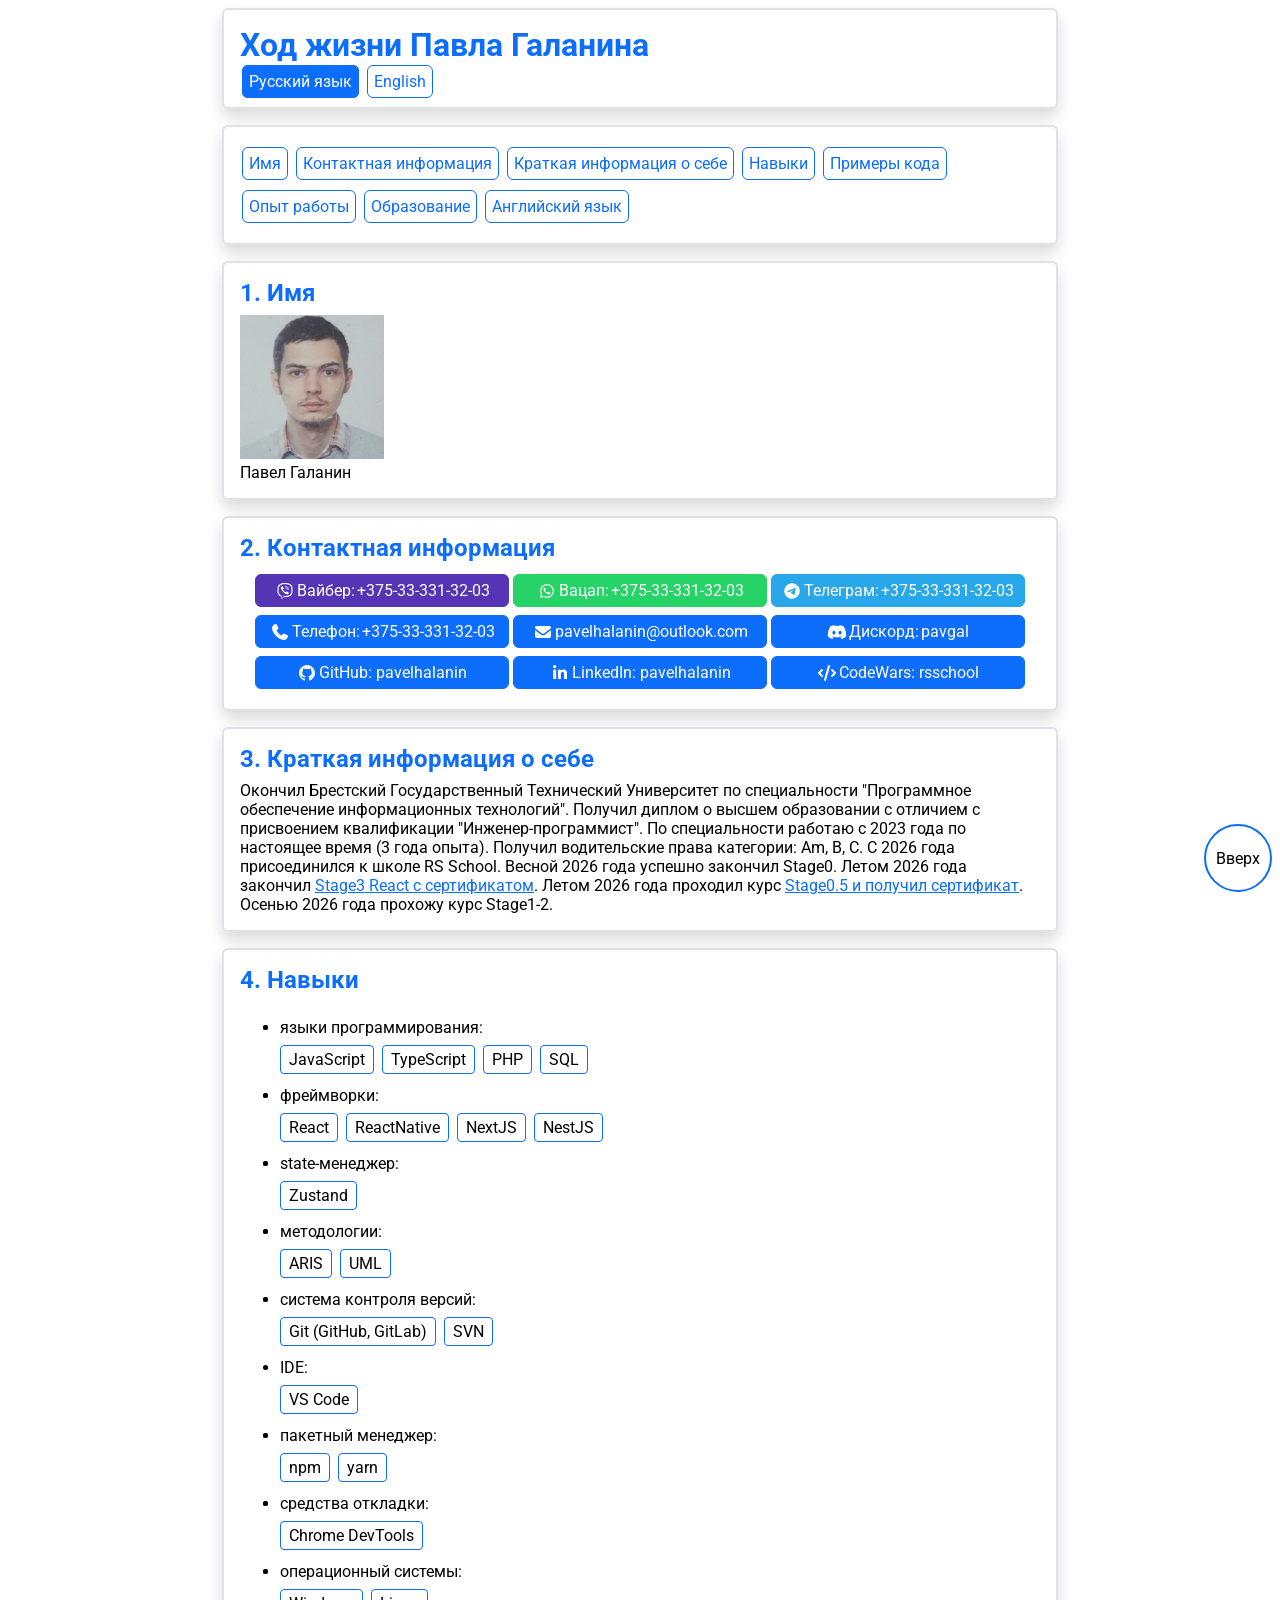
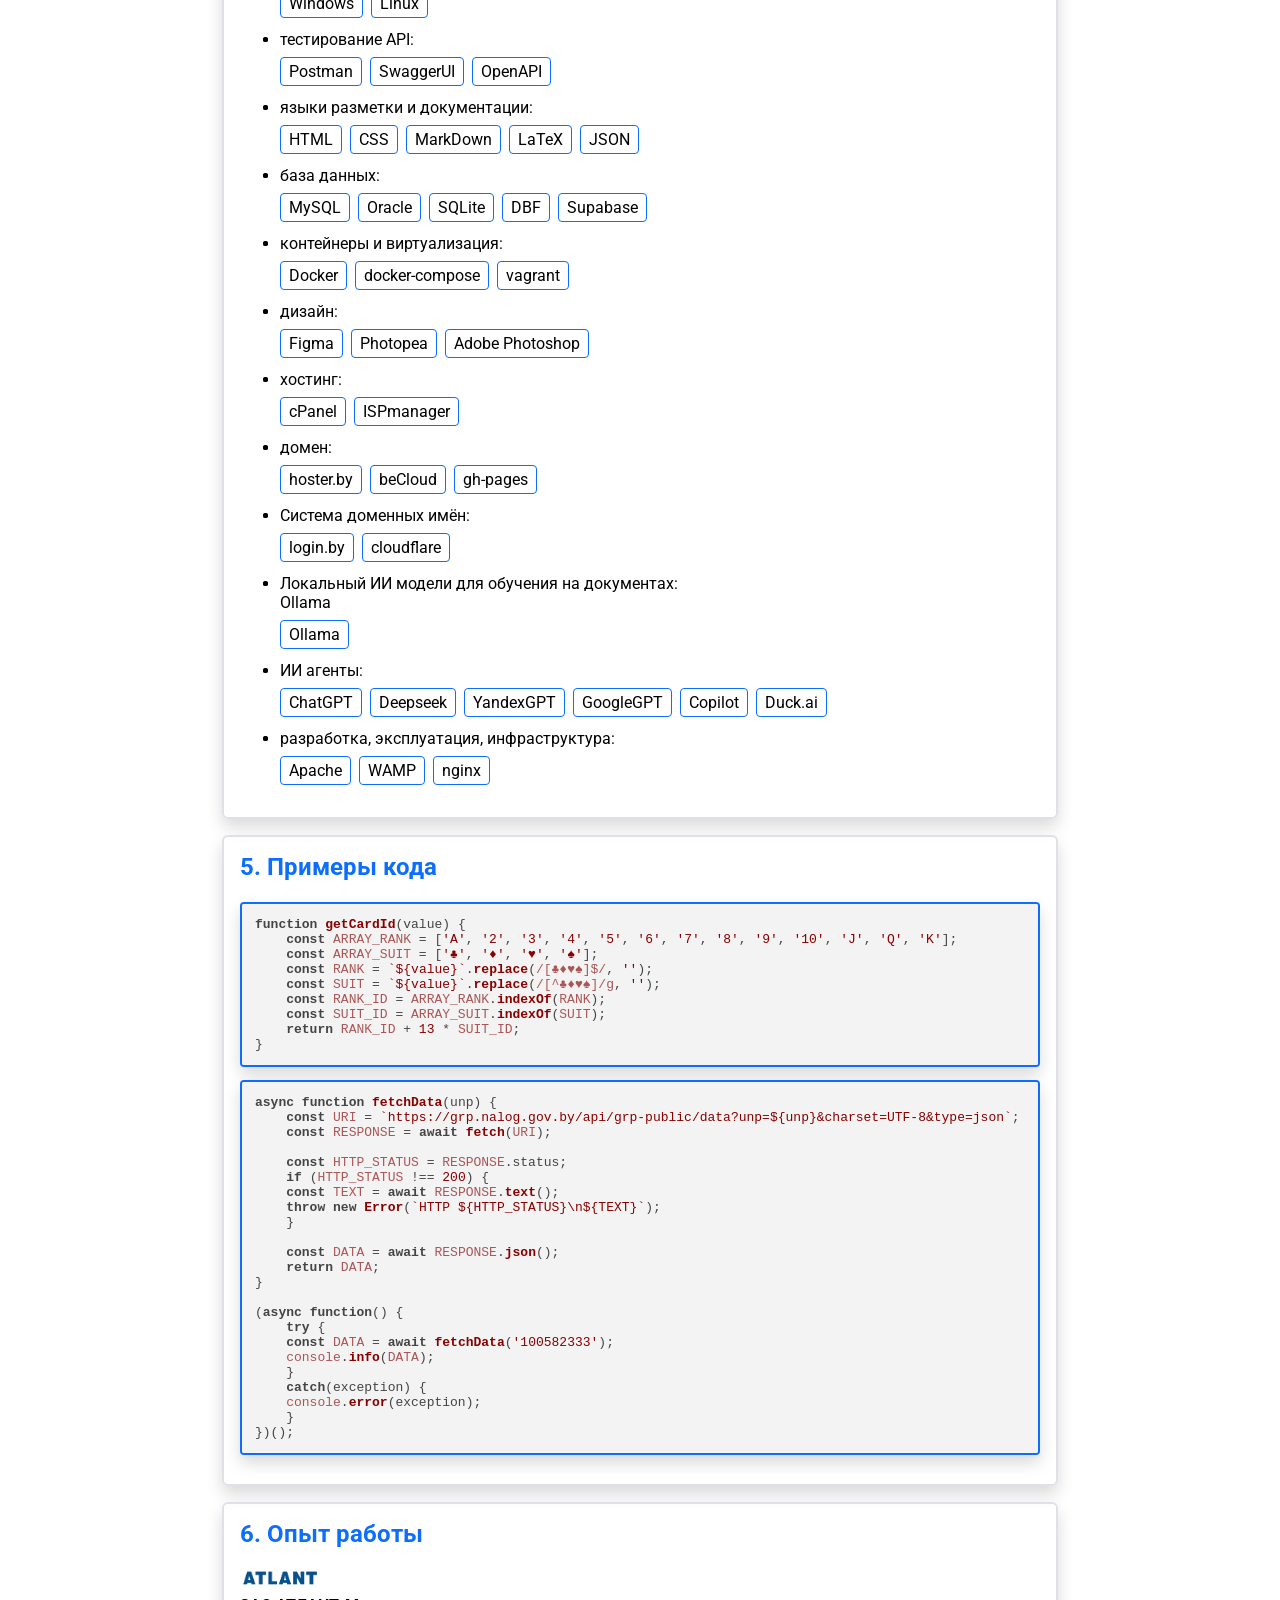
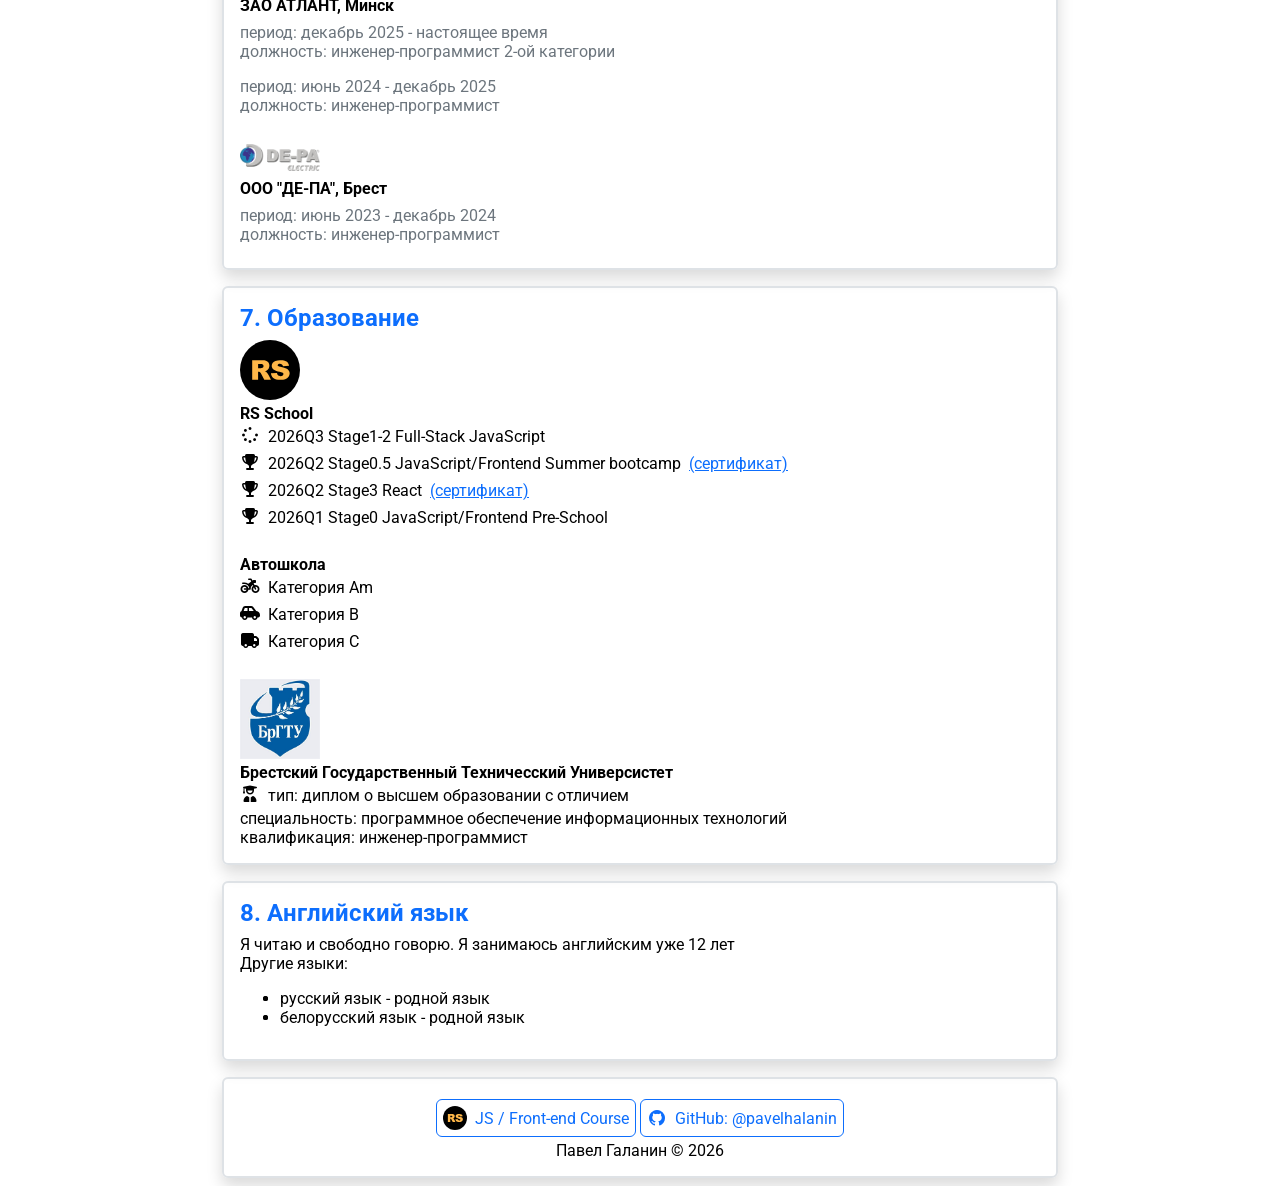
<file: index.html>
<!DOCTYPE html>
<html lang="en">

<head>
    <meta charset="UTF-8">
    <meta name="viewport" content="width=device-width, initial-scale=1.0">
    <title>CV</title>
    <link rel="stylesheet" href="./style.css">
    <link rel="stylesheet" href="./assets/libs/fontawesome-free/modules/@fortawesome/fontawesome-free/css/all.min.css">
    <link rel="preconnect" href="https://fonts.googleapis.com">
    <link rel="preconnect" href="https://fonts.gstatic.com" crossorigin>
    <link href="https://fonts.googleapis.com/css2?family=Roboto:ital,wght@0,100..900;1,100..900&display=swap"
        rel="stylesheet">
</head>

<body>
    <input type="radio" name="lang" value="ru" id="lang-ru" checked>
    <input type="radio" name="lang" value="en" id="lang-en">
    <a href="#top">
        <span data-lang="ru">Вверх</span>
        <span data-lang="en">Top</span>
    </a>
    <div class="page__content_wrapper" id="#top">
        <div class="page__content_inner">
            <h1>
                <span data-lang="ru">Ход жизни Павла Галанина</span>
                <span data-lang="en">Pavel Halanin CV</span>
            </h1>
            <span>
                <label class="btn language__label" for="lang-ru">Русский язык</label>
            </span>
            <span>
                <label class="btn language__label" for="lang-en">English</label>
            </span>
        </div>
    </div>
    <header class="page__content_wrapper">
        <div class="page__content_inner">
            <nav class="page__main_menu">
                <ul>
                    <li>
                        <a class="btn btn-outline-primary" href="#id1-full-name">
                            <span data-lang="ru">Имя</span>
                            <span data-lang="en">Full Name</span>
                        </a>
                    </li>
                    <li>
                        <a class="btn btn-outline-primary" href="#id2-contact-information">
                            <span data-lang="ru">Контактная информация</span>
                            <span data-lang="en">Contact information</span>
                        </a>
                    </li>
                    <li>
                        <a class="btn btn-outline-primary" href="#id3-brief-self-introduction">
                            <span data-lang="ru">Краткая информация о себе</span>
                            <span data-lang="en">Brief Self&#8209;Introduction</span>
                        </a>
                    </li>
                    <li>
                        <a class="btn btn-outline-primary" href="#id4-skills">
                            <span data-lang="ru">Навыки</span>
                            <span data-lang="en">Skills</span>
                        </a>
                    </li>
                    <li>
                        <a class="btn btn-outline-primary" href="#id5-code-examples">
                            <span data-lang="ru">Примеры кода</span>
                            <span data-lang="en">Code Examples</span>
                        </a>
                    </li>
                    <li>
                        <a class="btn btn-outline-primary" href="#id6-work-experience">
                            <span data-lang="ru">Опыт работы</span>
                            <span data-lang="en">Work Experience</span>
                        </a>
                    </li>
                    <li>
                        <a class="btn btn-outline-primary" href="#id7-education">
                            <span data-lang="ru">Образование</span>
                            <span data-lang="en">Education</span>
                        </a>
                    </li>
                    <li>
                        <a class="btn btn-outline-primary" href="#id8-english-language">
                            <span data-lang="ru">Английский язык</span>
                            <span data-lang="en">English Language</span>
                        </a>
                    </li>
                </ul>
            </nav>
        </div>
    </header>
    <main>
        <section class="page__content_wrapper" id="id1-full-name">
            <div class="page__content_inner">
                <h2>
                    <span data-lang="ru">1. Имя</span>
                    <span data-lang="en">1. Full Name</span>
                </h2>
                <div>
                    <img src="./assets/name/I.png" alt="Pavel Halanin avatar">
                </div>
                <div data-lang="ru">Павел Галанин</div>
                <div data-lang="en">Pavel Halanin</div>
            </div>
        </section>
        <section class="page__content_wrapper" id="id2-contact-information">
            <div class="page__content_inner">
                <h2>
                    <span data-lang="ru">2. Контактная информация</span>
                    <span data-lang="en">2. Contact information</span>
                </h2>
                <ul>
                    <li>
                        <a class="btn btn-primary" data-contact-type="viber" href="viber://add?number=375333313203">
                            <i class="fa-brands fa-viber"></i>
                            <span data-lang="ru">Вайбер:</span>
                            <span data-lang="en">Viber:</span>
                            +375&#8209;33&#8209;331&#8209;32&#8209;03
                        </a>
                    </li>
                    <li>
                        <a class="btn btn-primary" data-contact-type="whatsapp"
                            href="https://api.whatsapp.com/send?phone=375333313203">
                            <i class="fa-brands fa-whatsapp"></i>
                            <span data-lang="ru">Вацап:</span>
                            <span data-lang="en">WhatsApp:</span>
                            +375&#8209;33&#8209;331&#8209;32&#8209;03
                        </a>
                    </li>
                    <li>
                        <a class="btn btn-primary" data-contact-type="telegram" href="https://t.me/+375333313203">
                            <i class="fa-brands fa-telegram"></i>
                            <span data-lang="ru">Телеграм:</span>
                            <span data-lang="en">Telegram:</span>
                            +375&#8209;33&#8209;331&#8209;32&#8209;03
                        </a>
                    </li>
                    <li>
                        <a class="btn btn-primary" href="tel:+375333313203">
                            <i class="fa-solid fa-phone"></i>
                            <span data-lang="ru">Телефон:</span>
                            <span data-lang="en">Phone:</span>
                            +375&#8209;33&#8209;331&#8209;32&#8209;03
                        </a>
                    </li>
                    <li>
                        <a class="btn btn-primary" href="mailto:pavelhalanin@outlook.com">
                            <i class="fa-solid fa-envelope"></i>
                            pavelhalanin@outlook.com
                        </a>
                    </li>
                    <li>
                        <a class="btn btn-primary" href="https://discord.com/users/1482615972060991488">
                            <i class="fa-brands fa-discord"></i>
                            <span data-lang="ru">Дискорд:</span>
                            <span data-lang="en">Discord:</span>
                            pavgal
                        </a>
                    </li>
                    <li>
                        <a class="btn btn-primary" href="https://github.com/pavelhalanin">
                            <i class="fa-brands fa-github"></i>
                            GitHub:
                            pavelhalanin
                        </a>
                    </li>
                    <li>
                        <a class="btn btn-primary" href="https://www.linkedin.com/in/pavelhalanin/">
                            <i class="fa-brands fa-linkedin-in"></i>
                            LinkedIn:
                            pavelhalanin
                        </a>
                    </li>
                    <li>
                        <a class="btn btn-primary" href="https://www.codewars.com/users/rsschool_7f3e087f4b5570c1">
                            <i class="fa-solid fa-code"></i>
                            CodeWars:
                            rsschool
                        </a>
                    </li>
                </ul>
            </div>
        </section>
        <section class="page__content_wrapper" id="id3-brief-self-introduction">
            <div class="page__content_inner">
                <h2>
                    <span data-lang="ru">3. Краткая информация о себе</span>
                    <span data-lang="en">3. Brief Self&#8209;Introduction</span>
                </h2>
                <div data-lang="ru">
                    Окончил Брестский Государственный Технический Университет по специальности "Программное обеспечение
                    информационных технологий". Получил диплом о высшем образовании с отличием с присвоением
                    квалификации
                    "Инженер&#8209;программист". По специальности работаю с 2023 года по настоящее время (3 года опыта).
                    Получил
                    водительские права категории: Am, B, C. С 2026 года присоединился к школе RS School. Весной 2026
                    года
                    успешно закончил Stage0. Летом 2026 года закончил <a target="_blank"
                        href="https://app.rs.school/certificate/sbwv7urx">Stage3 React с
                        сертификатом</a>. Летом 2026 года проходил курс <a target="_blank"
                        href="https://app.rs.school/certificate/zqp3ydoz">Stage0.5 и получил
                        сертификат</a>. Осенью 2026 года прохожу курс Stage1&#8209;2.
                </div>
                <div data-lang="en">
                    I graduated from Brest State Technical University with a degree in Information Technology Software.
                    Obtained
                    a higher education diploma with honors, qualifying as a Software Engineer. I have been working in
                    the
                    field
                    since 2023 (3 years of experience). Obtained a driver's license for categories: Am, B, C. In 2026, I
                    joined
                    RS School. In the spring of 2026, I successfully completed Stage 0. In the summer of 2026, I
                    completed
                    the
                    <a target="_blank" href="https://app.rs.school/certificate/sbwv7urx">Stage 3 React course and
                        received a
                        certificate</a>. Also in the
                    summer of 2026, I completed the <a target="_blank"
                        href="https://app.rs.school/certificate/zqp3ydoz">Stage
                        0.5 course and obtained a
                        certificate</a>. In the autumn of 2026, I am taking the Stage 1&#8209;2
                    course.
                </div>
            </div>
        </section>
        <section class="page__content_wrapper" id="id4-skills">
            <div class="page__content_inner">
                <h2>
                    <span data-lang="ru">4. Навыки</span>
                    <span data-lang="en">4. Skills</span>
                </h2>
                <ul>
                    <li>
                        <span data-lang="ru">языки программирования:</span>
                        <span data-lang="en">programming languages</span>
                        <ul>
                            <li>JavaScript</li>
                            <li>TypeScript</li>
                            <li>PHP</li>
                            <li>SQL</li>
                        </ul>
                    </li>
                    <li>
                        <span data-lang="ru">фреймворки:</span>
                        <span data-lang="en">frameworks:</span>
                        <ul>
                            <li>React</li>
                            <li>ReactNative</li>
                            <li>NextJS</li>
                            <li>NestJS</li>
                        </ul>
                    </li>
                    <li>
                        <span data-lang="ru">state&#8209;менеджер:</span>
                        <span data-lang="en">state manager:</span>
                        <ul>
                            <li>Zustand</li>
                        </ul>
                    </li>
                    <li>
                        <span data-lang="ru">методологии:</span>
                        <span data-lang="en">methodologies:</span>
                        <ul>
                            <li>ARIS</li>
                            <li>UML</li>
                        </ul>
                    </li>
                    <li>
                        <span data-lang="ru">система контроля версий:</span>
                        <span data-lang="en">version control systems:</span>
                        <ul>
                            <li>Git (GitHub, GitLab)</li>
                            <li>SVN</li>
                        </ul>
                    </li>
                    <li>
                        IDE:
                        <ul>
                            <li>VS Code</li>
                        </ul>
                    </li>
                    <li>
                        <span data-lang="ru">пакетный менеджер:</span>
                        <span data-lang="en">package managers:</span>
                        <ul>
                            <li>npm</li>
                            <li>yarn</li>
                        </ul>
                    </li>
                    <li>
                        <span data-lang="ru">средства откладки:</span>
                        <span data-lang="en">debugging tools:</span>
                        <ul>
                            <li>Chrome DevTools</li>
                        </ul>
                    </li>
                    <li>
                        <span data-lang="ru">операционный системы:</span>
                        <span data-lang="en">operating systems:</span>
                        <ul>
                            <li>Windows</li>
                            <li>Linux</li>
                        </ul>
                    </li>
                    <li>
                        <span data-lang="ru">тестирование API:</span>
                        <span data-lang="en">API testing:</span>
                        <ul>
                            <li>Postman</li>
                            <li>SwaggerUI</li>
                            <li>OpenAPI</li>
                        </ul>
                    </li>
                    <li>
                        <span data-lang="ru">языки разметки и документации:</span>
                        <span data-lang="en">markup &amp; documentation languages:</span>
                        <ul>
                            <li>HTML</li>
                            <li>CSS</li>
                            <li>MarkDown</li>
                            <li>LaTeX</li>
                            <li>JSON</li>
                        </ul>
                    </li>
                    <li>
                        <span data-lang="ru">база данных:</span>
                        <span data-lang="en">database:</span>
                        <ul>
                            <li>MySQL</li>
                            <li>Oracle</li>
                            <li>SQLite</li>
                            <li>DBF</li>
                            <li>Supabase</li>
                        </ul>
                    </li>
                    <li>
                        <span data-lang="ru">контейнеры и виртуализация:</span>
                        <span data-lang="en">containers &amp; virtualization:</span>
                        <ul>
                            <li>Docker</li>
                            <li>docker-compose</li>
                            <li>vagrant</li>
                        </ul>
                    </li>
                    <li>
                        <span data-lang="ru">дизайн:</span>
                        <span data-lang="en">design:</span>
                        <ul>
                            <li>Figma</li>
                            <li>Photopea</li>
                            <li>Adobe Photoshop</li>
                        </ul>
                    </li>
                    <li>
                        <span data-lang="ru">хостинг:</span>
                        <span data-lang="en">hosting:</span>
                        <ul>
                            <li>cPanel</li>
                            <li>ISPmanager</li>
                        </ul>
                    </li>
                    <li>
                        <span data-lang="ru">домен:</span>
                        <span data-lang="en">domain:</span>
                        <ul>
                            <li>hoster.by</li>
                            <li>beCloud</li>
                            <li>gh&#8209;pages</li>
                        </ul>
                    </li>
                    <li>
                        <span data-lang="ru">Система доменных имён:</span>
                        <span data-lang="en">Domain Name System:</span>
                        <ul>
                            <li>login.by</li>
                            <li>cloudflare</li>
                        </ul>
                    </li>
                    <li>
                        <span data-lang="ru">Локальный ИИ модели для обучения на документах:</span>
                        <span data-lang="en">Local AI Models for RAG:</span>
                        Ollama
                        <ul>
                            <li>Ollama</li>
                        </ul>
                    </li>
                    <li>
                        <span data-lang="ru">ИИ агенты:</span>
                        <span data-lang="en">AI agents:</span>
                        <ul>
                            <li>ChatGPT</li>
                            <li>Deepseek</li>
                            <li>YandexGPT</li>
                            <li>GoogleGPT</li>
                            <li>Copilot</li>
                            <li>Duck.ai</li>
                        </ul>
                    </li>
                    <li>
                        <span data-lang="ru">разработка, эксплуатация, инфраструктура:</span>
                        <span data-lang="en">dev ops &amp; infrastructure:</span>
                        <ul>
                            <li>Apache</li>
                            <li>WAMP</li>
                            <li>nginx</li>
                        </ul>
                    </li>
                </ul>
            </div>
        </section>
        <section class="page__content_wrapper" id="id5-code-examples">
            <div class="page__content_inner">
                <h2>
                    <span data-lang="ru">5. Примеры кода</span>
                    <span data-lang="en">5. Code Examples</span>
                </h2>
                <ul>
                    <li>
                        <pre class="mb-0"><code class="language-js">function getCardId(value) {
    const ARRAY_RANK = ['A', '2', '3', '4', '5', '6', '7', '8', '9', '10', 'J', 'Q', 'K'];
    const ARRAY_SUIT = ['♣', '♦', '♥', '♠'];
    const RANK = `${value}`.replace(/[♣♦♥♠]$/, '');
    const SUIT = `${value}`.replace(/[^♣♦♥♠]/g, '');
    const RANK_ID = ARRAY_RANK.indexOf(RANK);
    const SUIT_ID = ARRAY_SUIT.indexOf(SUIT);
    return RANK_ID + 13 * SUIT_ID;
}</code></pre>
                    </li>
                    <li>
                        <pre class="mb-0"><code class="language-js">async function fetchData(unp) {
    const URI = `https://grp.nalog.gov.by/api/grp-public/data?unp=${unp}&amp;charset=UTF-8&amp;type=json`;
    const RESPONSE = await fetch(URI);

    const HTTP_STATUS = RESPONSE.status;
    if (HTTP_STATUS !== 200) {
    const TEXT = await RESPONSE.text();
    throw new Error(`HTTP ${HTTP_STATUS}\n${TEXT}`);
    }

    const DATA = await RESPONSE.json();
    return DATA;
}

(async function() {
    try {
    const DATA = await fetchData('100582333');
    console.info(DATA);
    }
    catch(exception) {
    console.error(exception);
    }
})();</code></pre>
                    </li>
                </ul>
            </div>
        </section>
        <section class="page__content_wrapper" id="id6-work-experience">
            <div class="page__content_inner">
                <h2>
                    <span data-lang="ru">6. Опыт работы</span>
                    <span data-lang="en">6. Work Experience</span>
                </h2>
                <ul>
                    <li>
                        <div class="work__image_block">
                            <img src="./assets/work/atlant.jpg" alt="logo" width="80">
                        </div>
                        <div>
                            <div class="work__name_block">
                                <span data-lang="ru">ЗАО АТЛАНТ, Минск</span>
                                <span data-lang="en">ZAO ATLANT, Minsk</span>
                            </div>
                            <div class="work__period_block">
                                <span data-lang="ru">период: декабрь 2025 &#8209; настоящее время</span>
                                <span data-lang="en">period: December 2025 &#8209; present</span>
                            </div>
                            <div class="work__job_block">
                                <span data-lang="ru">должность: инженер&#8209;программист 2&#8209;ой категории</span>
                                <span data-lang="en">position: Middle Software Engineer</span>
                            </div>
                            <div class="work__period_block">
                                <span data-lang="ru">период: июнь 2024 &#8209; декабрь 2025</span>
                                <span data-lang="en">period: June 2024 &#8209; December 2025</span>
                            </div>
                            <div class="work__job_block">
                                <span data-lang="ru">должность: инженер&#8209;программист</span>
                                <span data-lang="en">position: Software Engineer</span>
                            </div>
                        </div>
                    </li>
                    <li>
                        <div class="work__image_block">
                            <img src="./assets/work/de-pa-electric.png" alt="logo" width="80">
                        </div>
                        <div>
                            <div class="work__name_block">
                                <span data-lang="ru">ООО "ДЕ&#8209;ПА", Брест</span>
                                <span data-lang="en">OOO DE&#8209;PA, Brest</span>
                            </div>
                            <div class="work__period_block">
                                <span data-lang="ru">период: июнь 2023 &#8209; декабрь 2024</span>
                                <span data-lang="en">period: June 2023 &#8209; December 2024</span>
                            </div>
                            <div class="work__job_block">
                                <span data-lang="ru">должность: инженер&#8209;программист</span>
                                <span data-lang="en">position: Software Engineer</span>
                            </div>
                        </div>
                    </li>
                </ul>
            </div>
        </section>
        <section class="page__content_wrapper" id="id7-education">
            <div class="page__content_inner">
                <h2>
                    <span data-lang="ru">7. Образование</span>
                    <span data-lang="en">7. Education</span>
                </h2>
                <ul>
                    <li>
                        <div>
                            <img src="./assets/footer/rss-logo.svg" alt="logo" height="60">
                        </div>
                        <div class="education__name_block">
                            RS School
                        </div>
                        <div class="education__icon_block">
                            <i class="fa-solid fa-spinner"></i>
                            2026Q3 Stage1-2 Full-Stack JavaScript
                        </div>
                        <div class="education__icon_block">
                            <i class="fa-solid fa-trophy"></i>
                            2026Q2 Stage0.5 JavaScript/Frontend Summer bootcamp
                            <a target="_blank" href="https://app.rs.school/certificate/zqp3ydoz">
                                <span data-lang="ru">(сертификат)</span>
                                <span data-lang="en">(certificate)</span>
                            </a>
                        </div>
                        <div class="education__icon_block">
                            <i class="fa-solid fa-trophy"></i>
                            2026Q2 Stage3 React
                            <a target="_blank" href="https://app.rs.school/certificate/sbwv7urx">
                                <span data-lang="ru">(сертификат)</span>
                                <span data-lang="en">(certificate)</span>
                            </a>
                        </div>
                        <div class="education__icon_block">
                            <i class="fa-solid fa-trophy"></i>
                            2026Q1 Stage0 JavaScript/Frontend Pre-School
                        </div>
                    </li>
                    <li>
                        <div class="education__name_block">
                            <span data-lang="ru">Автошкола</span>
                            <span data-lang="en">Driving school</span>
                        </div>
                        <div class="education__icon_block">
                            <i class="fa-solid fa-motorcycle"></i>
                            <span data-lang="ru">Категория Am</span>
                            <span data-lang="en">Category Am</span>
                        </div>
                        <div class="education__icon_block">
                            <i class="fa-solid fa-car-side"></i>
                            <span data-lang="ru">Категория B</span>
                            <span data-lang="en">Category B</span>
                        </div>
                        <div class="education__icon_block">
                            <i class="fa-solid fa-truck"></i>
                            <span data-lang="ru">Категория C</span>
                            <span data-lang="en">Category C</span>
                        </div>
                    </li>
                    <li>
                        <div>
                            <img src="./assets/education/brgtu.jpg" alt="logo" width="80">
                        </div>
                        <div>
                            <div class="education__name_block">
                                <span data-lang="ru">Брестский Государственный Техничесский Универсистет</span>
                                <span data-lang="en">Brest State Technical University</span>
                            </div>
                            <div class="education__icon_block">
                                <i class="fa-solid fa-user-graduate"></i>
                                <span data-lang="ru">тип: диплом о высшем образовании с отличием</span>
                                <span data-lang="en">type: diploma of higher education with honors</span>
                            </div>
                            <div>
                                <span data-lang="ru">специальность: программное обеспечение информационных
                                    технологий</span>
                                <span data-lang="en">specialty: information technology software</span>
                            </div>
                            <div>
                                <span data-lang="ru">квалификация: инженер&#8209;программист</span>
                                <span data-lang="en">qualification: software engineer</span>
                            </div>
                        </div>
                    </li>

                </ul>
            </div>
        </section>
        <section class="page__content_wrapper" id="id8-english-language">
            <div class="page__content_inner">
                <h2>
                    <span data-lang="ru">8. Английский язык</span>
                    <span data-lang="en">8. English Language</span>
                </h2>
                <div>
                    <span data-lang="ru">Я читаю и свободно говорю. Я занимаюсь английским уже 12 лет</span>
                    <span data-lang="en">I read, I speak fluently. I've been practicing English for 12 years.</span>
                </div>
                <div>
                    <span data-lang="ru">Другие языки:</span>
                    <span data-lang="en">Other languages:</span>
                </div>
                <ul>
                    <li>
                        <span data-lang="ru">русский язык &#8209; родной язык</span>
                        <span data-lang="en">Russian &#8209; native Language</span>
                    </li>
                    <li>
                        <span data-lang="ru">белорусский язык &#8209; родной язык</span>
                        <span data-lang="en">Belarusian &#8209; native Language</span>
                    </li>
                </ul>
            </div>
        </section>
    </main>
    <footer class="page__content_wrapper">
        <div class="page__content_inner">
            <div class="footer__buttons">
                <a class="btn" target="_blank" href="https://rs.school/courses/javascript">
                    <img src="./assets/footer/rss-logo.svg" alt="RS School" height="24">
                    JS / Front-end Course
                </a>
                <a class="btn" target="_blank" href="https://github.com/pavelhalanin">
                    <i class="fa-brands fa-github"></i>
                    GitHub: @pavelhalanin
                </a>
            </div>
            <div class="footer__rights">
                <span data-lang="ru">Павел Галанин © 2026</span>
                <span data-lang="en">Pavel Halanin © 2026</span>
            </div>
        </div>
    </footer>
    <link rel="stylesheet"
        href="./assets/libs/highlight.js/cdnjs.cloudflare.com/ajax/libs/highlight.js/11.12.0/styles/default.min.css">
    <script
        src="./assets/libs/highlight.js/cdnjs.cloudflare.com/ajax/libs/highlight.js/11.12.0/highlight.min.js"></script>
    <script>hljs.highlightAll();</script>
</body>

</html>
</file>
<file: style.css>
html {
    width: 100%;
    height: 100%;
    scroll-behavior: smooth;
}

body {
    width: 100%;
    height: 100%;
    margin: 0;
    font-family: Roboto;
}

:root {
    --color-viber: #5634b6;
    --color-whatsapp: #25d366;
    --color-telegram: #28a8ea;
    --color-primary: rgb(13, 110, 253);
    --color-secondary: #6c757d;
    --color-success: #198754;
    --color-link: #0d6efd;
}

a {
    color: var(--color-link);
}

h1,
h2,
h3,
h4,
h5,
h6 {
    color: var(--color-primary);
    margin: 0;
    padding-bottom: 8px;
}

#lang-en,
#lang-ru {
    display: none;
}

body:has(#lang-en:checked) [data-lang="en"],
body:has(#lang-ru:checked) [data-lang="ru"] {
    display: inline;
}

[data-lang] {
    display: none;
}

body:has(#lang-en:checked) [data-lang="en"],
body:has(#lang-ru:checked) [data-lang="ru"] {
    display: inherit;
}

label[for='lang-ru'],
label[for='lang-en'] {
    color: var(--color-primary);
    background-color: rgba(0, 0, 0, 0);
    border-color: var(--color-primary);
}

body:has(#lang-ru:checked) label[for='lang-ru'],
body:has(#lang-en:checked) label[for='lang-en'] {
    color: rgb(255, 255, 255);
    background-color: var(--color-primary);
    border-color: var(--color-primary);
}

a[href='#top'] {
    display: block;
    position: fixed;
    bottom: 8px;
    right: 8px;
    width: 64px;
    height: 64px;
    border: 2px solid var(--color-primary);
    border-radius: 50%;

    display: flex;
    justify-content: center;
    align-items: center;
    text-decoration: none;
    color: var(--text-color);
    background-color: rgba(255, 255, 255, 0.8);
}

.page__content_wrapper {
    padding: 8px 0;
}

.page__content_inner {
    max-width: 800px;
    margin: 0 auto;
    padding: 16px;
    box-shadow: 0 0.5rem 1rem rgba(0, 0, 0, 0.15);
    border: 2px solid #dee2e6;
    border-radius: 6px;
}

.btn {
    border-radius: 6px;
    border-width: 0.8px;
    border-style: solid;
    cursor: pointer;
    margin: 4px 2px;
    padding: 6px;
}

.btn-primary {
    color: rgb(255, 255, 255);
    background-color: var(--color-primary);
    border-color: var(--color-primary);
}

.btn-outline-primary {
    color: var(--color-primary);
    background-color: rgba(0, 0, 0, 0);
    border-color: var(--color-primary);
}

.page__main_menu ul {
    margin: 0;
    padding: 0;

    display: flex;
    flex-wrap: wrap;
    gap: 2px 4px;
}

.page__main_menu ul>li {
    list-style-type: none;
}

.page__main_menu ul>li>a {
    text-decoration: none;
    display: block;
}

body:has(#id1-full-name:target) .page__main_menu a[href='#id1-full-name'],
body:has(#id2-contact-information:target) .page__main_menu a[href='#id2-contact-information'],
body:has(#id3-brief-self-introduction:target) .page__main_menu a[href='#id3-brief-self-introduction'],
body:has(#id4-skills:target) .page__main_menu a[href='#id4-skills'],
body:has(#id5-code-examples:target) .page__main_menu a[href='#id5-code-examples'],
body:has(#id6-work-experience:target) .page__main_menu a[href='#id6-work-experience'],
body:has(#id7-education:target) .page__main_menu a[href='#id7-education'],
body:has(#id8-english-language:target) .page__main_menu a[href='#id8-english-language'] {
    color: rgb(255, 255, 255);
    background-color: var(--color-primary);
    border-color: var(--color-primary);
}

#id2-contact-information ul {
    margin: 0;
    padding: 0;

    display: flex;
    flex-wrap: wrap;
    align-items: center;
    justify-content: center;
}

#id2-contact-information ul>li {
    list-style-type: none;
}

#id2-contact-information ul>li>a {
    display: block;
    min-width: 240px;
    text-decoration: none;


    display: flex;
    justify-content: center;
    align-items: center;
    gap: 2px;
}

#id2-contact-information a[data-contact-type="viber"] {
    background-color: var(--color-viber);
    border-color: var(--color-viber);
}

#id2-contact-information a[data-contact-type="whatsapp"] {
    background-color: var(--color-whatsapp);
    border-color: var(--color-whatsapp);
}

#id2-contact-information a[data-contact-type="telegram"] {
    background-color: var(--color-telegram);
    border-color: var(--color-telegram);
}

#id4-skills>div>ul {
    display: flex;
    flex-direction: column;
    gap: 12px;
}

#id4-skills>div>ul>li>ul {
    margin: 0;
    padding: 0;
    padding-top: 8px;

    display: flex;
    flex-wrap: wrap;
    align-items: center;
    gap: 8px;
}

#id4-skills>div>ul>li>ul>li {
    list-style-type: none;
    display: block;
    border: 1px solid var(--color-primary);
    padding: 4px 8px;
    border-radius: 4px;
}

#id5-code-examples ul {
    margin: 0;
    padding: 0;
}

#id5-code-examples ul>li {
    list-style-type: none;
}

#id5-code-examples ul>li>pre {
    border: 2px solid var(--color-primary);
    border-radius: 4px;
    overflow: hidden;
    box-shadow: 0 0.5rem 1rem rgba(0, 0, 0, 0.15);
}

#id6-work-experience ul {
    margin: 0;
    padding: 0;

    display: flex;
    flex-direction: column;
    gap: 16px;
}

#id6-work-experience ul>li {
    list-style-type: none;
}

.work__image_block {
    height: 32px;
    display: flex;
    align-items: end;
    padding-bottom: 8px;
}

.work__image_block img {
    max-width: 300px;
    max-height: 32px;
}

.work__name_block {
    font-weight: bold;
}

.work__period_block {
    color: var(--color-secondary);
    padding-top: 8px;
}

.work__job_block {
    color: var(--color-secondary);
    padding-bottom: 8px;
}

#id7-education ul {
    margin: 0;
    padding: 0;
    display: flex;
    flex-direction: column;
    gap: 24px;
}

#id7-education ul>li {
    list-style-type: none;
}

#id7-education .education__name_block {
    font-weight: bold;
}

#id7-education .education__icon_block {
    display: flex;
    gap: 8px;
    padding: 4px 0;
}

.footer__buttons {
    display: flex;
    justify-content: center;
    flex-wrap: wrap;
}

.footer__buttons a {
    display: flex;
    text-decoration: none;
    justify-content: center;
    align-items: center;
    gap: 8px;
    transition: all ease 0.5s;
}

.footer__buttons a:hover {
    background-color: var(--color-primary);
    color: white;
}

.footer__rights {
    text-align: center;
}
</file>
<file: assets/libs/highlight.js/cdnjs.cloudflare.com/ajax/libs/highlight.js/11.12.0/styles/default.min.css>
/*!
  Theme: Default
  Description: Original highlight.js style
  Author: (c) Ivan Sagalaev <maniac@softwaremaniacs.org>
  Maintainer: @highlightjs/core-team
  Website: https://highlightjs.org/
  License: see project LICENSE
  Touched: 2021
*/pre code.hljs{display:block;overflow-x:auto;padding:1em}code.hljs{padding:3px 5px}.hljs{background:#f3f3f3;color:#444}.hljs-comment{color:#697070}.hljs-punctuation,.hljs-tag{color:#444a}.hljs-tag .hljs-attr,.hljs-tag .hljs-name{color:#444}.hljs-attribute,.hljs-doctag,.hljs-keyword,.hljs-meta .hljs-keyword,.hljs-name,.hljs-selector-tag{font-weight:700}.hljs-deletion,.hljs-number,.hljs-quote,.hljs-selector-class,.hljs-selector-id,.hljs-string,.hljs-template-tag,.hljs-type{color:#800}.hljs-section,.hljs-title{color:#800;font-weight:700}.hljs-link,.hljs-operator,.hljs-regexp,.hljs-selector-attr,.hljs-selector-pseudo,.hljs-symbol,.hljs-template-variable,.hljs-variable{color:#ab5656}.hljs-literal{color:#695}.hljs-addition,.hljs-built_in,.hljs-bullet,.hljs-code{color:#397300}.hljs-meta{color:#1f7199}.hljs-meta .hljs-string{color:#38a}.hljs-emphasis{font-style:italic}.hljs-strong{font-weight:700}
</file>
